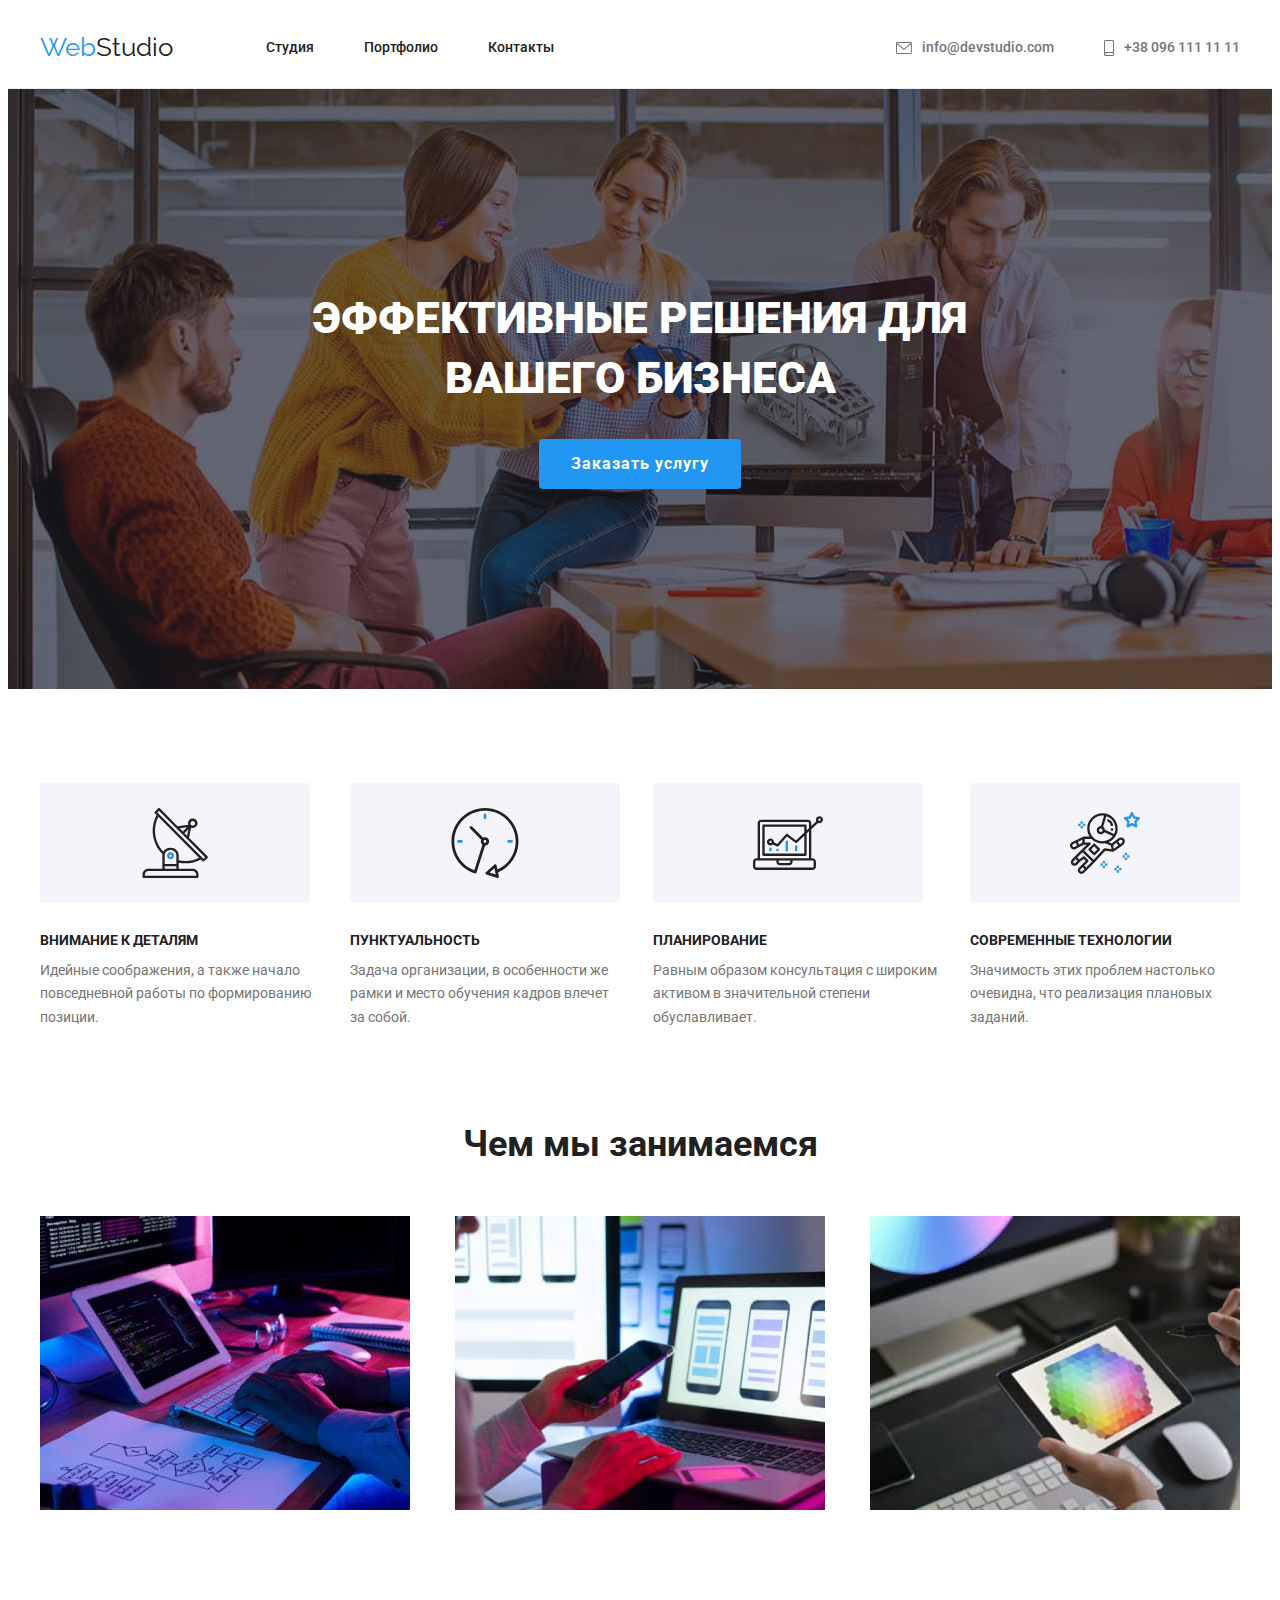
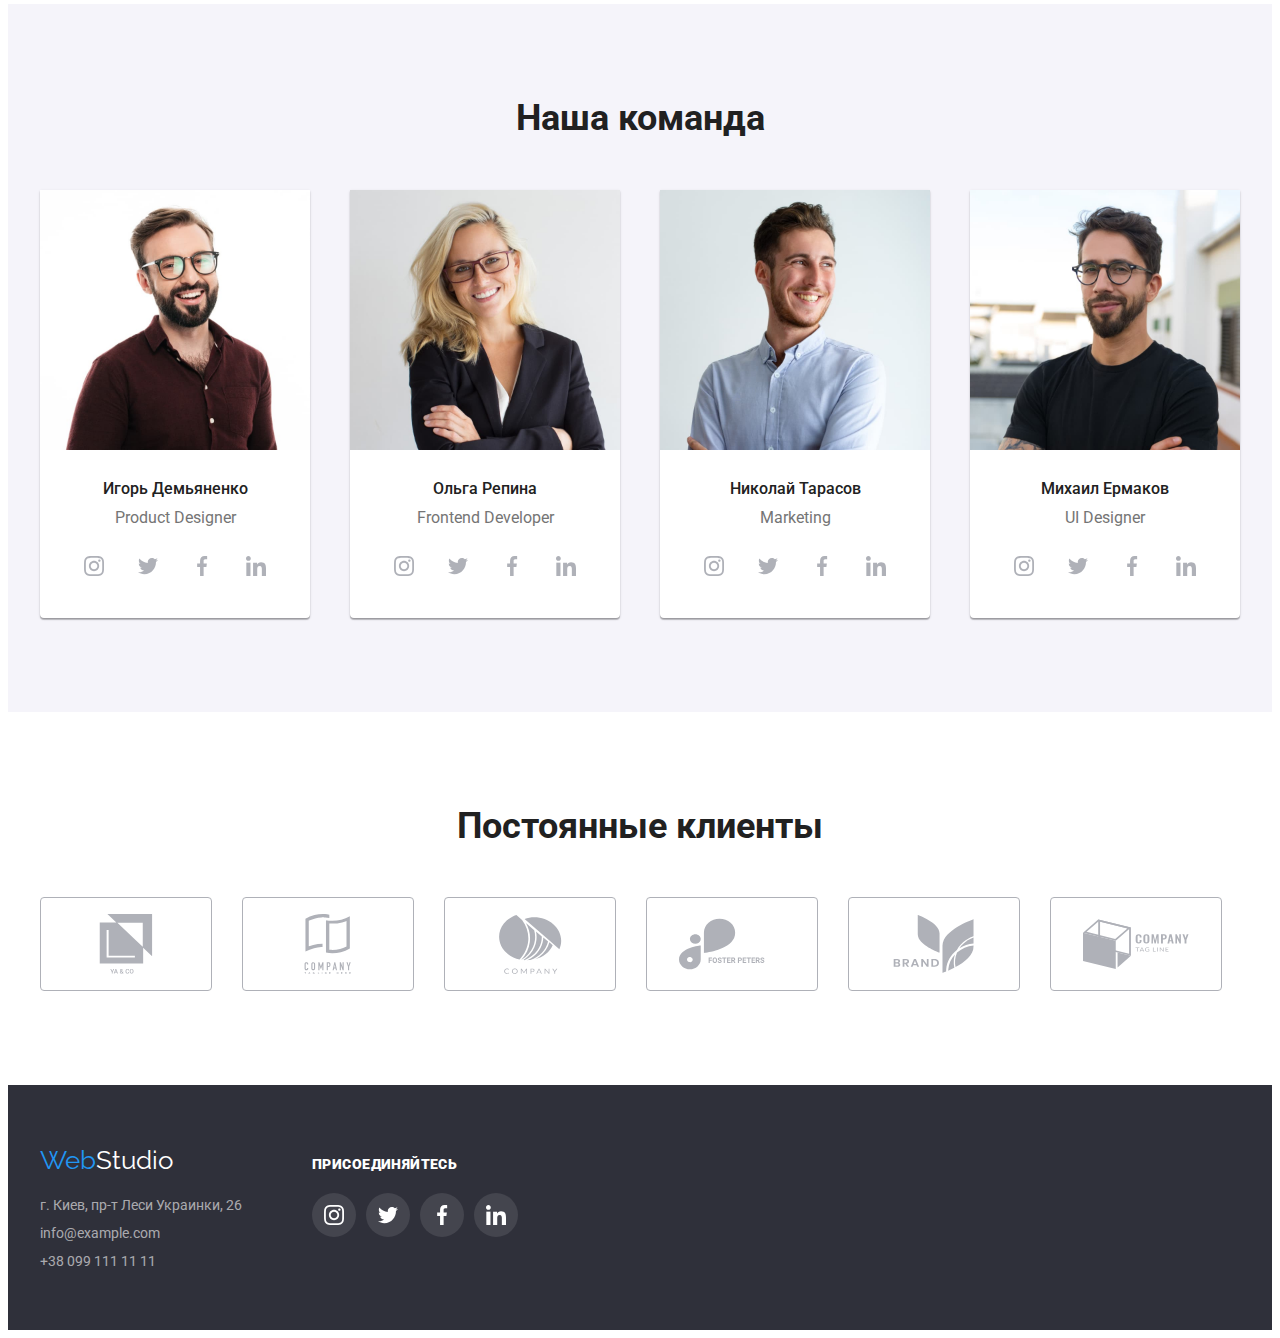
<file: index.html>
<!DOCTYPE html>
<html lang="ru">
  <head>
    <meta charset="UTF-8" />
    <meta http-equiv="X-UA-Compatible" content="IE=edge" />
    <meta name="viewport" content="width=device-width, initial-scale=1.0" />
    <title>WebStudio</title>
    <!-- Подключение нормализатора -->
    <link
      rel="stylesheet"
      href="https://cdnjs.cloudflare.com/ajax/libs/modern-normalize/1.1.0/modern-normalize.min.css"
      integrity="sha512-wpPYUAdjBVSE4KJnH1VR1HeZfpl1ub8YT/NKx4PuQ5NmX2tKuGu6U/JRp5y+Y8XG2tV+wKQpNHVUX03MfMFn9Q=="
      crossorigin="anonymous"
      referrerpolicy="no-referrer"
    />
    <!-- Подключение таблицы стилей -->
    <link rel="stylesheet" href="./css/styles.css" />
    <!-- Подключение шрифтов -->
    <link rel="preconnect" href="https://fonts.googleapis.com" />
    <link rel="preconnect" href="https://fonts.gstatic.com" crossorigin />
    <link
      href="https://fonts.googleapis.com/css2?family=Raleway:wght@700&family=Roboto:wght@400;500;700;900&display=swap"
      rel="stylesheet"
    />
  </head>
  <body>
    <header class="head-border">
      <!--Навигация-->
      <div class="container all-nav">
        <nav class="all-nav">
          <a class="logo" href="./index.html"
            ><span class="logo-web">Web</span>Studio</a
          >
          <ul class="list nav-list">
            <li class="nav-item">
              <a class="nav-link" href="./index.html">Студия</a>
            </li>

            <li class="nav-item">
              <a class="nav-link" href="./portfolio.html">Портфолио</a>
            </li>
            <li class="nav-item">
              <a class="nav-link" href="#contacts">Контакты</a>
            </li>
          </ul>
        </nav>

        <!--Контакты-->
        <ul class="list nav-list contact">
          <li class="nav-item">
            <a class="nav-link color-g" href="mailto:info@devstudio.com:">
              <svg class="contact-icon" width="16" height="12">
                <use class="icon" href="./images/icons.svg#icon-mail"></use>
              </svg>
              info@devstudio.com</a
            >
          </li>
          <li class="nav-item">
            <a class="nav-link color-g" href="tel:+380961111111">
              <svg class="contact-icon" width="10" height="16">
                <use
                  class="icon"
                  href="./images/icons.svg#icon-smartphone"
                ></use></svg
              >+38 096 111 11 11</a
            >
          </li>
        </ul>
      </div>
      <!--Герой-->
    </header>
    <main>
      <section class="back-color">
        <div class="container">
          <h1 class="hero">Эффективные решения для вашего бизнеса</h1>
          <button class="order-service" type="button">Заказать услугу</button>
        </div>
      </section>

      <!--Описание особенностей компании-->
      <section class="diff">
        <div class="container">
          <h2 class="hide">Особенности</h2>
          <ul class="list diff-company">
            <li class="hero-item">
              <div class="diff-icon">
                <svg class="icon-top" width="70" height="70">
                  <use href="./images/icons.svg#icon-antena"></use>
                </svg>
              </div>
              <h3 class="hero-list">Внимание к деталям</h3>
              <p class="color-g hero-text">
                Идейные соображения, а также начало повседневной работы по
                формированию позиции.
              </p>
            </li>
            <li class="hero-item">
              <div class="diff-icon">
                <svg class="icon-top" width="70" height="70">
                  <use href="./images/icons.svg#icon-clock"></use>
                </svg>
              </div>
              <h3 class="hero-list">Пунктуальность</h3>
              <p class="color-g hero-text">
                Задача организации, в особенности же рамки и место обучения
                кадров влечет за собой.
              </p>
            </li>
            <li class="hero-item">
              <div class="diff-icon">
                <svg class="icon-top" width="70" height="70">
                  <use href="./images/icons.svg#icon-diagram"></use>
                </svg>
              </div>
              <h3 class="hero-list">Планирование</h3>
              <p class="color-g hero-text">
                Равным образом консультация с широким активом в значительной
                степени обуславливает.
              </p>
            </li>
            <li class="hero-item">
              <div class="diff-icon">
                <svg class="icon-top" width="70" height="70">
                  <use href="./images/icons.svg#icon-astronaut"></use>
                </svg>
              </div>
              <h3 class="hero-list">Современные технологии</h3>
              <p class="color-g hero-text">
                Значимость этих проблем настолько очевидна, что реализация
                плановых заданий.
              </p>
            </li>
          </ul>
        </div>
      </section>
      <!--Чем занимается компания-->
      <section class="works">
        <div class="container">
          <h2 class="head-style">Чем мы занимаемся</h2>
          <ul class="list works-list">
            <li class="work-pic">
              <a href=""
                ><img
                  src="./images/img1.jpg"
                  alt="програмированием логики"
                  width="370"
                  height="294"
              /></a>
            </li>
            <li class="work-pic">
              <a href=""
                ><img
                  src="./images/img2.jpg"
                  alt="моделирование решений"
                  width="370"
                  height="294"
              /></a>
            </li>
            <li class="work-pic">
              <a href=""
                ><img
                  src="./images/img3.jpg"
                  alt="дезайн"
                  width="370"
                  height="294"
              /></a>
            </li>
          </ul>
        </div>
      </section>
      <!--Наша команда-->
      <section class="team-bg">
        <div class="container">
          <h2 class="head-style">Наша команда</h2>
          <ul class="list team-list">
            <li class="team-item">
              <img
                src="./images/Product-Designer.jpg"
                alt="Игорь Демьяненко"
                width="270"
                height="260"
              />
              <h3 class="team">Игорь Демьяненко</h3>
              <p class="color-g team-fs">Product Designer</p>
              <ul class="soc-list">
                <li class="soc-item">
                  <a
                    href="https://www.instagram.com/"
                    target="_blank"
                    class="soc-link"
                  >
                    <svg class="soc-icon" width="20" height="20">
                      <use href="./images/icons.svg#icon-instagram"></use>
                    </svg>
                  </a>
                </li>
                <li class="soc-item">
                  <a
                    href="https://twitter.com/"
                    target="_blank"
                    class="soc-link"
                  >
                    <svg class="soc-icon" width="20" height="20">
                      <use href="./images/icons.svg#icon-twitter"></use>
                    </svg>
                  </a>
                </li>
                <li class="soc-item">
                  <a
                    href="https://www.facebook.com/"
                    target="_blank"
                    class="soc-link"
                  >
                    <svg class="soc-icon" width="20" height="20">
                      <use href="./images/icons.svg#icon-facebook"></use>
                    </svg>
                  </a>
                </li>
                <li class="soc-item">
                  <a
                    href="https://linkedin.com/"
                    target="_blank"
                    class="soc-link"
                  >
                    <svg class="soc-icon" width="20" height="20">
                      <use href="./images/icons.svg#icon-linkedin"></use>
                    </svg>
                  </a>
                </li>
              </ul>
            </li>

            <li class="team-item">
              <img
                src="./images/Frontend-Developer.jpg"
                alt="Ольга Репина"
                width="270"
                height="260"
              />
              <h3 class="team">Ольга Репина</h3>
              <p class="color-g team-fs">Frontend Developer</p>
              <ul class="soc-list">
                <li class="soc-item">
                  <a
                    href="https://www.instagram.com/"
                    target="_blank"
                    class="soc-link"
                  >
                    <svg class="soc-icon" width="20" height="20">
                      <use href="./images/icons.svg#icon-instagram"></use>
                    </svg>
                  </a>
                </li>
                <li class="soc-item">
                  <a
                    href="https://twitter.com/"
                    target="_blank"
                    class="soc-link"
                  >
                    <svg class="soc-icon" width="20" height="20">
                      <use href="./images/icons.svg#icon-twitter"></use>
                    </svg>
                  </a>
                </li>
                <li class="soc-item">
                  <a
                    href="https://www.facebook.com/"
                    target="_blank"
                    class="soc-link"
                  >
                    <svg class="soc-icon" width="20" height="20">
                      <use href="./images/icons.svg#icon-facebook"></use>
                    </svg>
                  </a>
                </li>
                <li class="soc-item">
                  <a
                    href="https://linkedin.com/"
                    target="_blank"
                    class="soc-link"
                  >
                    <svg class="soc-icon" width="20" height="20">
                      <use href="./images/icons.svg#icon-linkedin"></use>
                    </svg>
                  </a>
                </li>
              </ul>
            </li>
            <li class="team-item">
              <img
                src="./images/Marketing.jpg"
                alt="Николай Тарасов"
                width="270"
                height="260"
              />
              <h3 class="team">Николай Тарасов</h3>
              <p class="color-g team-fs">Marketing</p>
              <ul class="soc-list">
                <li class="soc-item">
                  <a
                    href="https://www.instagram.com/"
                    target="_blank"
                    class="soc-link"
                  >
                    <svg class="soc-icon" width="20" height="20">
                      <use href="./images/icons.svg#icon-instagram"></use>
                    </svg>
                  </a>
                </li>
                <li class="soc-item">
                  <a
                    href="https://twitter.com/"
                    target="_blank"
                    class="soc-link"
                  >
                    <svg class="soc-icon" width="20" height="20">
                      <use href="./images/icons.svg#icon-twitter"></use>
                    </svg>
                  </a>
                </li>
                <li class="soc-item">
                  <a
                    href="https://www.facebook.com/"
                    target="_blank"
                    class="soc-link"
                  >
                    <svg class="soc-icon" width="20" height="20">
                      <use href="./images/icons.svg#icon-facebook"></use>
                    </svg>
                  </a>
                </li>
                <li class="soc-item">
                  <a
                    href="https://linkedin.com/"
                    target="_blank"
                    class="soc-link"
                  >
                    <svg class="soc-icon" width="20" height="20">
                      <use href="./images/icons.svg#icon-linkedin"></use>
                    </svg>
                  </a>
                </li>
              </ul>
            </li>
            <li class="team-item">
              <img
                src="./images/UI-Designer.jpg"
                alt="Михаил Ермаков"
                width="270"
                height="260"
              />
              <h3 class="team">Михаил Ермаков</h3>
              <p class="color-g team-fs">UI Designer</p>
              <ul class="soc-list">
                <li class="soc-item">
                  <a
                    href="https://www.instagram.com/"
                    target="_blank"
                    class="soc-link"
                  >
                    <svg class="soc-icon" width="20" height="20">
                      <use href="./images/icons.svg#icon-instagram"></use>
                    </svg>
                  </a>
                </li>
                <li class="soc-item">
                  <a
                    href="https://twitter.com/"
                    target="_blank"
                    class="soc-link"
                  >
                    <svg class="soc-icon" width="20" height="20">
                      <use href="./images/icons.svg#icon-twitter"></use>
                    </svg>
                  </a>
                </li>
                <li class="soc-item">
                  <a
                    href="https://www.facebook.com/"
                    target="_blank"
                    class="soc-link"
                  >
                    <svg class="soc-icon" width="20" height="20">
                      <use href="./images/icons.svg#icon-facebook"></use>
                    </svg>
                  </a>
                </li>
                <li class="soc-item">
                  <a
                    href="https://linkedin.com/"
                    target="_blank"
                    class="soc-link"
                  >
                    <svg class="soc-icon" width="20" height="20">
                      <use href="./images/icons.svg#icon-linkedin"></use>
                    </svg>
                  </a>
                </li>
              </ul>
            </li>
          </ul>
        </div>
      </section>
      <!-- Постоянные клиенты -->
      <section class="client">
        <div class="container">
          <h2 class="head-style">Постоянные клиенты</h2>
          <ul class="client-list">
            <li class="client-item">
              <a href="" class="client-link">
                <svg class="client-pic" width="106" height="60">
                  <use href="./images/icons.svg#icon-client1"></use>
                </svg>
              </a>
            </li>
            <li class="client-item">
              <a href="" class="client-link">
                <svg class="client-pic" width="106" height="60">
                  <use href="./images/icons.svg#icon-client2"></use>
                </svg>
              </a>
            </li>
            <li class="client-item">
              <a href="" class="client-link">
                <svg class="client-pic" width="106" height="60">
                  <use href="./images/icons.svg#icon-client3"></use>
                </svg>
              </a>
            </li>
            <li class="client-item">
              <a href="" class="client-link">
                <svg class="client-pic" width="106" height="60">
                  <use href="./images/icons.svg#icon-client4"></use>
                </svg>
              </a>
            </li>
            <li class="client-item">
              <a href="" class="client-link">
                <svg class="client-pic" width="106" height="60">
                  <use href="./images/icons.svg#icon-client5"></use>
                </svg>
              </a>
            </li>
            <li class="client-item">
              <a href="" class="client-link">
                <svg class="client-pic" width="106" height="60">
                  <use href="./images/icons.svg#icon-client6"></use>
                </svg>
              </a>
            </li>
          </ul>
        </div>
      </section>
    </main>
    <!--Подвал-->
    <footer class="footer-color">
      <div class="container comunity">
        <div>
          <a class="logo logo-footer" href="./index.html"
            ><span class="logo-web">Web</span>Studio</a
          >
          <address>
            <ul class="list address">
              <li class="add-list">
                <a
                  class="adr-list"
                  id="contacts"
                  href="https://goo.gl/maps/kGHBd9NLQaHWzJa29"
                  target="_blank"
                  >г. Киев, пр-т Леси Украинки, 26</a
                >
              </li>
              <li class="add-list">
                <a class="adr-list" href="mailto:info@example.com"
                  >info@example.com</a
                >
              </li>
              <li class="add-list">
                <a class="adr-list" href="tel:+380991111111"
                  >+38 099 111 11 11</a
                >
              </li>
            </ul>
          </address>
        </div>
        <div class="comunity-add">
          <h2 class="add"><strong>присоединяйтесь</strong></h2>
          <ul class="social-list comunity-list">
            <li class="soc-item">
              <a href="" class="soc-link comunity-link">
                <svg
                  class="soc-icon soc-comunity-footer"
                  width="20"
                  height="20"
                >
                  <use href="./images/icons.svg#icon-instagram"></use>
                </svg>
              </a>
            </li>
            <li class="soc-item">
              <a href="" class="soc-link comunity-link">
                <svg
                  class="soc-icon soc-comunity-footer"
                  width="20"
                  height="20"
                >
                  <use href="./images/icons.svg#icon-twitter"></use>
                </svg>
              </a>
            </li>
            <li class="soc-item">
              <a href="" class="soc-link comunity-link">
                <svg
                  class="soc-icon soc-comunity-footer"
                  width="20"
                  height="20"
                >
                  <use href="./images/icons.svg#icon-facebook"></use>
                </svg>
              </a>
            </li>
            <li class="soc-item">
              <a href="" class="soc-link comunity-link">
                <svg
                  class="soc-icon soc-comunity-footer"
                  width="20"
                  height="20"
                >
                  <use href="./images/icons.svg#icon-linkedin"></use>
                </svg>
              </a>
            </li>
          </ul>
        </div>
      </div>
    </footer>
  </body>
</html>
</file>
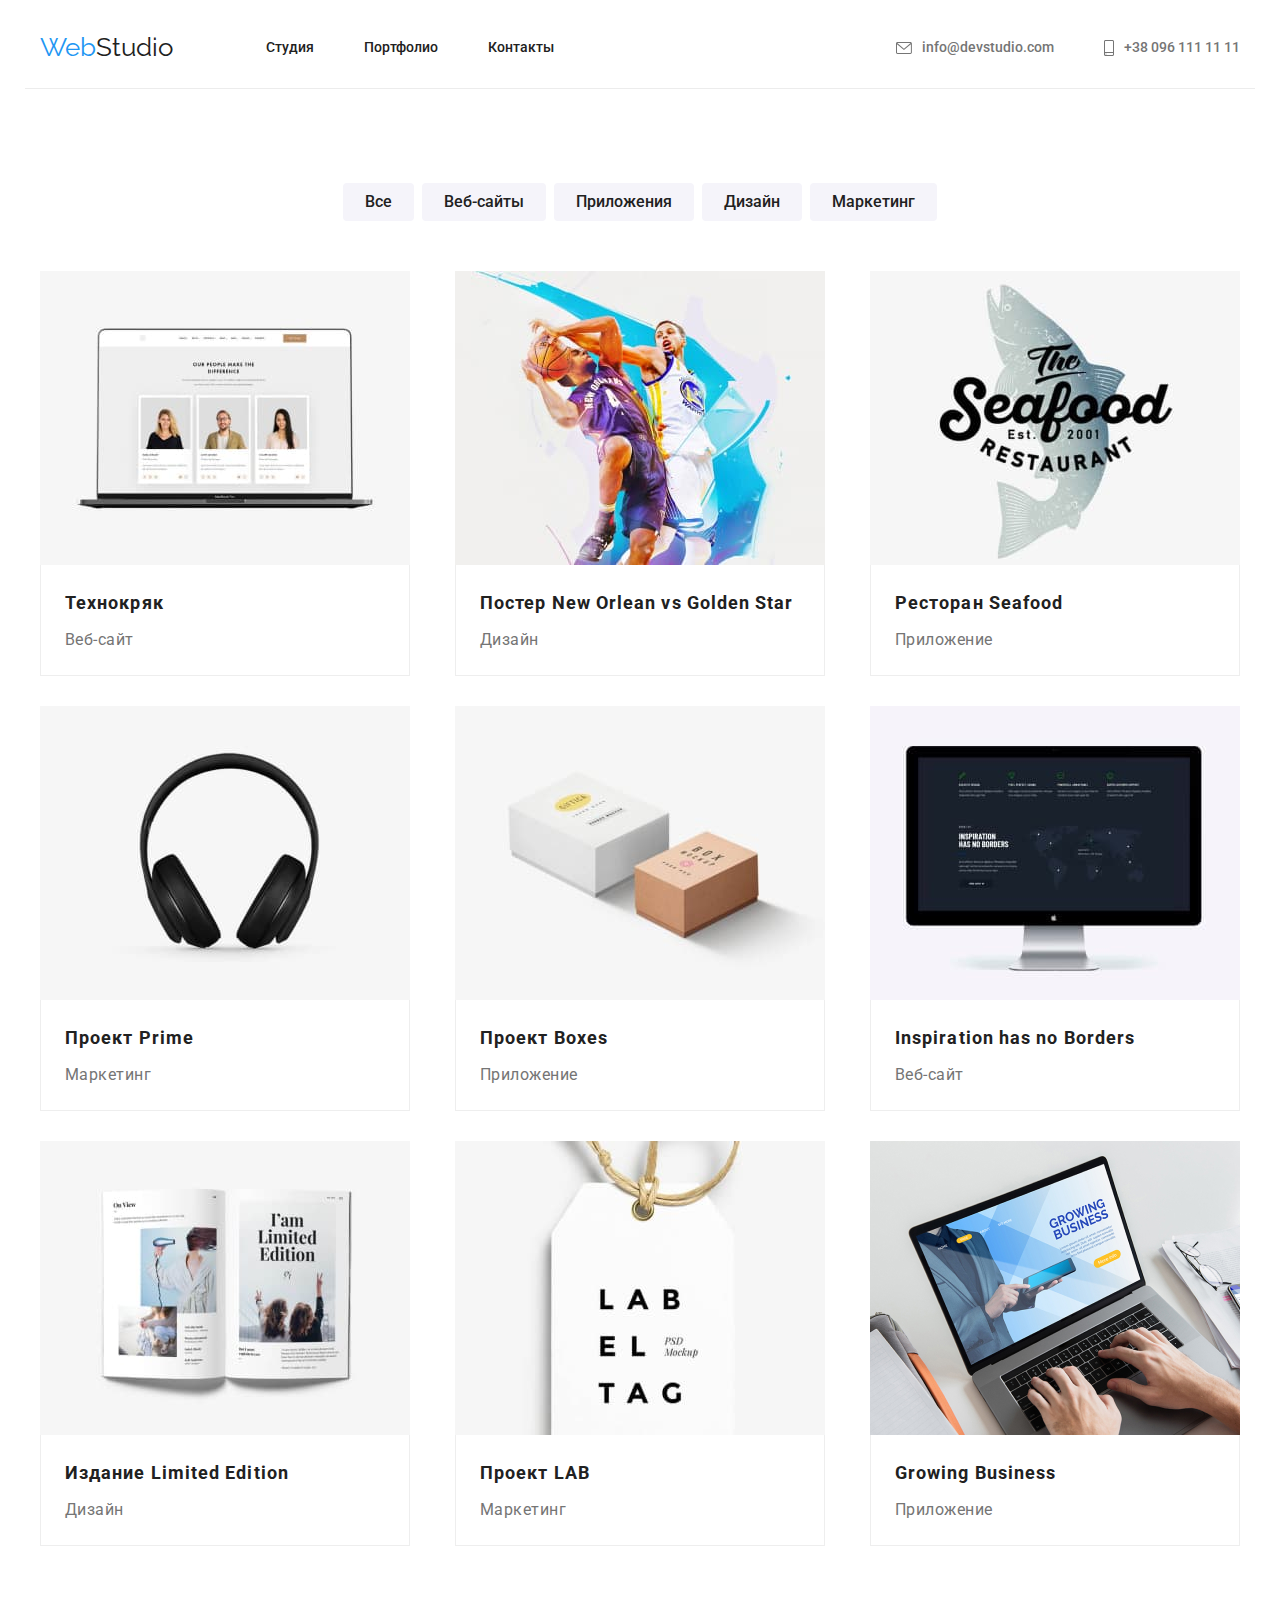
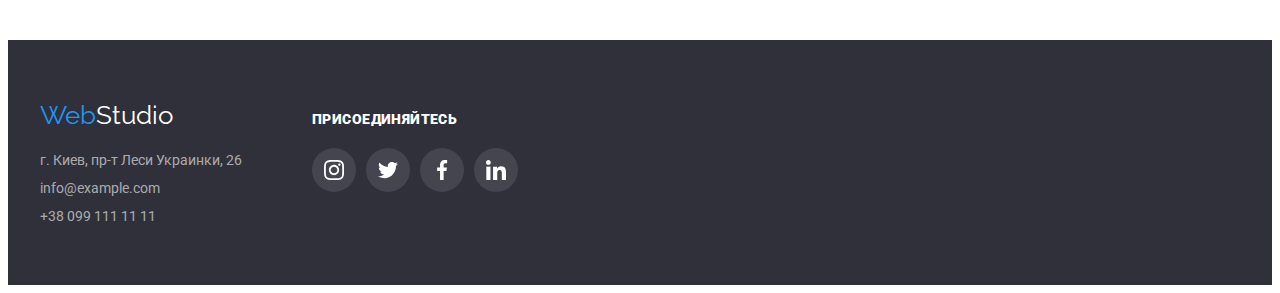
<file: portfolio.html>
<!DOCTYPE html>
<html lang="ru">
  <head>
    <meta charset="UTF-8" />
    <meta http-equiv="X-UA-Compatible" content="IE=edge" />
    <meta name="viewport" content="width=device-width, initial-scale=1.0" />
    <title>Портфолио</title>
    <link
      rel="stylesheet"
      href="https://cdnjs.cloudflare.com/ajax/libs/modern-normalize/1.1.0/modern-normalize.min.css"
      integrity="sha512-wpPYUAdjBVSE4KJnH1VR1HeZfpl1ub8YT/NKx4PuQ5NmX2tKuGu6U/JRp5y+Y8XG2tV+wKQpNHVUX03MfMFn9Q=="
      crossorigin="anonymous"
      referrerpolicy="no-referrer"
    />
    <link rel="stylesheet" href="./css/styles.css" />
    <link rel="preconnect" href="https://fonts.googleapis.com" />
    <link rel="preconnect" href="https://fonts.gstatic.com" crossorigin />
    <link
      href="https://fonts.googleapis.com/css2?family=Raleway:wght@700&family=Roboto:wght@400;500;700;900&display=swap"
      rel="stylesheet"
    />
  </head>
  <body>
    <header>
      <!--Навигация-->
      <div class="container all-nav border">
        <nav class="all-nav">
          <a class="logo" href="./index.html"
            ><span class="logo-web">Web</span>Studio</a
          >
          <ul class="list nav-list">
            <li class="nav-item">
              <a class="nav-link" href="./index.html">Студия</a>
            </li>

            <li class="nav-item">
              <a class="nav-link" href="./portfolio.html">Портфолио</a>
            </li>
            <li class="nav-item">
              <a class="nav-link" href="#contacts">Контакты</a>
            </li>
          </ul>
        </nav>

        <!--Контакты-->
        <ul class="list nav-list contact">
          <li class="nav-item">
            <a class="nav-link color-g" href="mailto:info@devstudio.com:">
              <svg class="contact-icon" width="16" height="12">
                <use class="icon" href="./images/icons.svg#icon-mail"></use>
              </svg>
              info@devstudio.com</a
            >
          </li>
          <li class="nav-item">
            <a class="nav-link color-g" href="tel:+380961111111">
              <svg class="contact-icon" width="10" height="16">
                <use
                  class="icon"
                  href="./images/icons.svg#icon-smartphone"
                ></use></svg
              >+38 096 111 11 11</a
            >
          </li>
        </ul>
      </div>
    </header>
    <!--Герой-->
    <main>
      <section class="port">
        <div class="container">
          <!--Кнопки фильтров-->
          <ul class="filter-btn">
            <li class="btn-variant">
              <button class="btn" type="button">Все</button>
            </li>
            <li class="btn-variant">
              <button class="btn" type="button">Веб-сайты</button>
            </li>
            <li class="btn-variant">
              <button class="btn" type="button">Приложения</button>
            </li>
            <li class="btn-variant">
              <button class="btn" type="button">Дизайн</button>
            </li>
            <li class="btn-variant">
              <button class="btn" type="button">Маркетинг</button>
            </li>
          </ul>
          <!--Секция выполненных работ-->

          <h1 class="hide">Примеры наших работ</h1>
          <ul class="list examples">
            <li class="card">
              <a class="examples-link" href=""
                ><img
                  class=""
                  src="./images/technockrack.jpg"
                  alt="Технокряк"
                  width="370"
                  height="294"
                />
                <div class="ex-card">
                  <p class="name-cards">Технокряк</p>
                  <p class="category">Веб-сайт</p>
                </div></a
              >
            </li>
            <li class="card">
              <a class="examples-link" href="">
                <img
                  class=""
                  src="./images/neworlean.jpg"
                  alt="Постер New Orlean vs Golden Star"
                  width="370"
                  height="294"
                />
                <div class="ex-card">
                  <p class="name-cards">Постер New Orlean vs Golden Star</p>
                  <p class="category">Дизайн</p>
                </div></a
              >
            </li>
            <li class="card">
              <a class="examples-link" href=""
                ><img
                  class=""
                  src="./images/seafood.jpg"
                  alt=""
                  width="370"
                  height="294"
                />
                <div class="ex-card">
                  <p class="name-cards">Ресторан Seafood</p>
                  <p class="category">Приложение</p>
                </div></a
              >
            </li>
            <li class="card">
              <a class="examples-link" href="">
                <img
                  class=""
                  src="./images/prime.jpg"
                  alt=""
                  width="370"
                  height="294"
                />
                <div class="ex-card">
                  <p class="name-cards">Проект Prime</p>
                  <p class="category">Маркетинг</p>
                </div></a
              >
            </li>
            <li class="card">
              <a class="examples-link" href="">
                <img
                  class=""
                  src="./images/boxes.jpg"
                  alt="Проект Boxes"
                  width="370"
                  height="294"
                />
                <div class="ex-card">
                  <p class="name-cards">Проект Boxes</p>
                  <p class="category">Приложение</p>
                </div></a
              >
            </li>
            <li class="card">
              <a class="examples-link" href=""
                ><img
                  class=""
                  src="./images/inspiration.jpg"
                  alt="Inspiration has no Borders"
                  width="370"
                  height="294"
                />
                <div class="ex-card">
                  <p class="name-cards">Inspiration has no Borders</p>
                  <p class="category">Веб-сайт</p>
                </div></a
              >
            </li>
            <li class="card">
              <a class="examples-link" href=""
                ><img
                  class=""
                  src="./images/limited-edition.jpg"
                  alt="Издание Limited Edition"
                  width="370"
                  height="294"
                />
                <div class="ex-card">
                  <p class="name-cards">Издание Limited Edition</p>
                  <p class="category">Дизайн</p>
                </div></a
              >
            </li>
            <li class="card">
              <a class="examples-link" href=""
                ><img
                  class=""
                  src="./images/lab.jpg"
                  alt="Проект LAB"
                  width="370"
                  height="294"
                />
                <div class="ex-card">
                  <p class="name-cards">Проект LAB</p>
                  <p class="category">Маркетинг</p>
                </div></a
              >
            </li>
            <li class="card">
              <a class="examples-link" href="">
                <img
                  class=""
                  src="./images/growing-bisnes.jpg"
                  alt="Growing Business"
                  width="370"
                  height="294"
                />
                <div class="ex-card">
                  <p class="name-cards">Growing Business</p>
                  <p class="category">Приложение</p>
                </div></a
              >
            </li>
          </ul>
        </div>
      </section>
    </main>
    <!--Подвал-->
    <footer class="footer-color">
      <div class="container comunity">
        <div>
          <a class="logo logo-footer" href="./index.html"
            ><span class="logo-web">Web</span>Studio</a
          >
          <address>
            <ul class="list address">
              <li class="add-list">
                <a
                  class="adr-list"
                  id="contacts"
                  href="https://goo.gl/maps/kGHBd9NLQaHWzJa29"
                  target="_blank"
                  >г. Киев, пр-т Леси Украинки, 26</a
                >
              </li>
              <li class="add-list">
                <a class="adr-list" href="mailto:info@example.com"
                  >info@example.com</a
                >
              </li>
              <li class="add-list">
                <a class="adr-list" href="tel:+380991111111"
                  >+38 099 111 11 11</a
                >
              </li>
            </ul>
          </address>
        </div>
        <div class="comunity-add">
          <h2 class="add"><strong>присоединяйтесь</strong></h2>
          <ul class="social-list comunity-list">
            <li class="soc-item">
              <a href="" class="soc-link comunity-link">
                <svg
                  class="soc-icon soc-comunity-footer"
                  width="20"
                  height="20"
                >
                  <use href="./images/icons.svg#icon-instagram"></use>
                </svg>
              </a>
            </li>
            <li class="soc-item">
              <a href="" class="soc-link comunity-link">
                <svg
                  class="soc-icon soc-comunity-footer"
                  width="20"
                  height="20"
                >
                  <use href="./images/icons.svg#icon-twitter"></use>
                </svg>
              </a>
            </li>
            <li class="soc-item">
              <a href="" class="soc-link comunity-link">
                <svg
                  class="soc-icon soc-comunity-footer"
                  width="20"
                  height="20"
                >
                  <use href="./images/icons.svg#icon-facebook"></use>
                </svg>
              </a>
            </li>
            <li class="soc-item">
              <a href="" class="soc-link comunity-link">
                <svg
                  class="soc-icon soc-comunity-footer"
                  width="20"
                  height="20"
                >
                  <use href="./images/icons.svg#icon-linkedin"></use>
                </svg>
              </a>
            </li>
          </ul>
        </div>
      </div>
    </footer>
  </body>
</html>
</file>
<file: css/styles.css>
:root {
  --bgcolor: #fff;
  --color-text: #212121;
  --hover-focus: #2196f3;
  --color-nav: #212121;
  --header-footer: #2f303a;
  --team-bg: #f5f4fa;
  --category-search: #757575;
}

body {
  font-family: roboto;
  color: var(--color-text);
  background-color: var(--bgcolor);
}

/* Сбросс отступов */
h1,
h2,
h3,
p,
ul {
  margin: 0;
  padding: 0;
}
/* Свойства контейнера */
.container {
  width: 1200px;
  padding-left: 15px;
  padding-right: 15px;
  margin-right: auto;
  margin-left: auto;
  /* outline: 1px solid red; */
}
.all-nav {
  display: flex;
  align-items: center;
}
.border {
  border-bottom: 1px solid #ececec;
}
/* Декоративная полоса под header */
.head-border {
  border-bottom: 1px solid #ececec;
}
/* Начало оформления лого */
.logo {
  display: flex;
  padding-top: 24px;
  padding-bottom: 25px;
  font-size: 26px;
  font-family: raleway;
  text-decoration: none;
  color: var(--color-text);
}
.logo-web {
  display: flex;
  font-size: 26px;
  font-family: raleway;
  color: var(--hover-focus);
}
.logo-footer {
  color: var(--bgcolor);
  padding-bottom: 0;
  margin-bottom: 20px;
  padding-top: 0;
}
/* Конец оформления лого */
.nav-list {
  display: flex;
  margin-left: 93px;
}

.nav-link {
  display: flex;
  padding-top: 32px;
  padding-bottom: 32px;
  /* outline: 1px solid red; */
  font-size: 14px;
  font-weight: 500;
  text-decoration: none;
  line-height: 1.14;
  color: var(--color-nav);
  align-items: center;
  justify-content: center;
}
.border {
  border-bottom: 1px solid #ececec;
}

.nav-list .nav-item + .nav-item {
  margin-left: 50px;
}
.nav-link:hover,
.nav-link:focus {
  color: var(--hover-focus);
}
.list {
  list-style: none;
}
.color-g {
  color: var(--category-search);
}
.back-color {
  padding-top: 200px;
  padding-bottom: 200px;
  background-color: #c4c4c4;
  max-width: 1600px;
  margin-right: auto;
  margin-left: auto;
  background-image: linear-gradient(
      rgba(47, 48, 58, 0.4),
      rgba(47, 48, 58, 0.4)
    ),
    url(../images/hero-img.jpg);
}
.footer-color {
  background-color: var(--header-footer);
  padding-top: 60px;
  padding-bottom: 60px;
}
.contact {
  margin-left: auto;
}
.hero {
  text-align: center;
  margin-bottom: 30px;
  width: 696px;
  margin-right: auto;
  margin-left: auto;

  font-size: 44px;
  font-weight: 900;
  text-transform: uppercase;
  line-height: 1.36;
  color: var(--bgcolor);
}
.order-service {
  display: block;
  margin-left: auto;
  margin-right: auto;
  color: #ffffff;
  background-color: var(--hover-focus);
  border: none;
  border-radius: 4px;
  font-size: 16px;
  font-weight: 700;
  padding: 10px 32px;
  font-family: roboto;
  cursor: pointer;
  letter-spacing: 0.06em;
  line-height: 1.87;
}
.order-service:hover,
.order-service:focus {
  box-shadow: 0px 4px 4px 0px rgba(0, 0, 0, 0.15);
}
.order-service:active {
  color: var(--color-text);
  background-color: #f5f4fa;
}
/* класс скрытия элемента */
.hide {
  position: absolute;
  width: 1px;
  height: 1px;
  margin: -1px;
  border: 0;
  padding: 0;
  white-space: nowrap;
  clip-path: inset(100%);
  clip: rect(0 0 0 0);
  overflow: hidden;
}
/* Описание особенностей компании */
.diff-company {
  display: flex;
}
.diff-company .hero-item + .hero-item {
  margin-left: 30px;
}
.diff {
  padding-top: 94px;
  padding-bottom: 94px;
}
/*------END-------- Описание особенностей компании */
.hero-list {
  margin-bottom: 10px;

  font-size: 14px;
  font-weight: 700;
  line-height: 1.14;
  text-transform: uppercase;
}
.hero-text {
  font-size: 14px;
  font-weight: 400;
  line-height: 1.71;
}
.head-style {
  text-align: center;
  margin-bottom: 50px;

  font-size: 36px;
  line-height: 1.16;
}
.works {
  padding-bottom: 94px;
}
.works-list {
  display: flex;
  justify-content: space-between;
}
.team-list {
  display: flex;
  justify-content: space-between;
}
.team-item {
  padding-bottom: 30px;
  background-color: #ffffff;
  border: transparent;
  border-radius: 0px 0px 4px 4px;
  box-shadow: 0px 1px 3px rgba(0, 0, 0, 0.12), 0px 1px 1px rgba(0, 0, 0, 0.14),
    0px 2px 1px rgba(0, 0, 0, 0.2);
}
.team-item + .team-item {
  margin-left: 30px;
}
.team {
  margin-bottom: 10px;
  text-align: center;
  padding-top: 30px;
  font-size: 16px;
  font-weight: 500;
  line-height: 1.18;
}
.team-fs {
  text-align: center;
  margin-bottom: 16px;

  /* padding-bottom: 30px; */
  font-size: 16px;
  font-weight: 400;
  line-height: 1.18;
}
.team-bg {
  max-width: 1600px;
  margin-right: auto;
  margin-left: auto;
  background-color: var(--team-bg);
  padding-top: 94px;
  padding-bottom: 94px;
}
.address .add-list + .add-list {
  margin-top: 9px;
}
.adr-list {
  color: rgba(255, 255, 255, 0.6);
  text-decoration: none;
  font-style: normal;
  font-size: 14px;
  font-weight: 400;
}
.adr-list:hover,
.adr-list:focus {
  color: var(--hover-focus);
}
.filter-btn button {
  color: #212121;
  padding: 6px 22px;
  font-size: 16px;
  font-weight: 500;
  background-color: #f5f4fa;
  border: none;
  border-radius: 4px;
  font-family: roboto;
  cursor: pointer;
  line-height: 1.625;
}
.filter-btn {
  display: flex;
  justify-content: center;
  margin-bottom: 50px;
  list-style: none;
}
.filter-btn .btn-variant + .btn-variant {
  margin-left: 8px;
}
.btn:hover,
.btn:focus {
  color: var(--bgcolor);
  background-color: var(--hover-focus);
  box-shadow: 0px 2px 2px 0px #0000001f, 0px 1px 2px 0px #00000014,
    0px 3px 1px 0px #0000001a;
}
.btn:active {
  box-shadow: 0px 1px 2px 0px rgba(0, 0, 0, 0.08);
}
.examples {
  display: flex;
  flex-wrap: wrap;
  justify-content: space-between;
}
.list > p {
  font-size: 16px;
  font-weight: 400;
}
.list .poster-name {
  font-size: 18px;
  font-weight: 700;
}

.ex-card {
  padding: 20px 24px;
  border: 1px solid #eeeeee;
  border-top: none;
}
.card {
  margin-bottom: 30px;
}
.card:nth-last-child(-n + 3) {
  margin-bottom: 0;
}
.examples-link {
  display: block;
  text-decoration: none;
}
.examples-link:hover,
.examples-link:focus {
  cursor: pointer;
  box-shadow: 0px 1px 1px rgba(0, 0, 0, 0.12), 0px 4px 4px rgba(0, 0, 0, 0.06),
    1px 4px 6px rgba(0, 0, 0, 0.16);
}
img {
  display: block;
  max-width: 100%;
  height: auto;
}
.port {
  padding-top: 94px;
  padding-bottom: 94px;
}
.name-cards {
  margin-bottom: 4px;

  font-size: 18px;
  font-weight: 700;
  line-height: 2;
  color: var(--color-text);
  letter-spacing: 0.06em;
}
.category {
  font-size: 16px;
  font-weight: 400;
  line-height: 1.87;
  color: var(--category-search);
  letter-spacing: 0.03em;
}
.contact-icon {
  margin: 0;
  padding: 0;
  margin-right: 10px;
  fill: var(--category-search);
}
.nav-link:hover .contact-icon {
  fill: var(--hover-focus);
}
.diff-icon {
  display: inline-flex;
  width: 270px;
  height: 120px;
  background-color: var(--team-bg);
  border-radius: 4px;
  margin-bottom: 30px;
  justify-content: center;
  align-items: center;
}
.soc-list {
  display: flex;
  margin-left: auto;
  margin-right: auto;

  justify-content: center;
  align-items: center;
  list-style: none;
}
.soc-link {
  display: flex;
  margin-left: auto;
  margin-right: auto;
  justify-content: center;
  align-items: center;
  width: 44px;
  height: 44px;
  background-color: #ffffff;
  border-radius: 50%;

  color: #ffffff;
}
.soc-item {
  display: flex;
  justify-content: center;
  align-items: center;

  margin-left: 10px;
}
.soc-item:first-child {
  margin-left: 0;
}
.soc-link:hover,
.soc-link:focus {
  background-color: var(--hover-focus);
}
.soc-icon {
  fill: #afb1b8;
}
.soc-link:hover .soc-icon,
.soc-link:focus .soc-icon {
  fill: currentColor;
}
.client {
  max-width: 1600px;
  margin-right: auto;
  margin-left: auto;
  padding-top: 94px;
  padding-bottom: 94px;
}
.client-list {
  display: flex;
  list-style: none;
}
.card-client {
  display: flex;
  justify-content: center;
  align-items: center;
  width: 170px;
  height: 92px;
  border: 1px solid #afb1b8;
  border-radius: 4px;
}
.client-item {
  margin-left: 30px;
}
.client-item:first-child {
  margin-left: 0;
}
.client-link {
  display: flex;
  justify-content: center;
  align-items: center;
  width: 170px;
  height: 92px;
  border: 1px solid #afb1b8;
  border-radius: 4px;
  fill: #afb1b8;
}
.client-link:hover,
.client-link:focus {
  border-color: var(--hover-focus);
  cursor: pointer;
}
.client-link:hover .client-pic,
.client-link:focus .client-pic {
  fill: var(--hover-focus);
}
.add {
  color: var(--bgcolor);
  font-size: 14px;
  font-weight: 700;
  line-height: 1.14;
  letter-spacing: 0.03em;
  text-transform: uppercase;
  padding-top: 12px;
  margin-bottom: 20px;
}
.comunity {
  display: flex;
}
.comunity-add {
  margin-left: 70px;
}
.comunity-list {
  display: flex;
}
.soc-link.comunity-link {
  background-color: #ffffff1a;
}
.soc-link.comunity-link:hover,
.soc-link.comunity-link:focus {
  background-color: var(--hover-focus);
  cursor: pointer;
}
.soc-comunity-footer {
  fill: var(--bgcolor);
}
</file>
